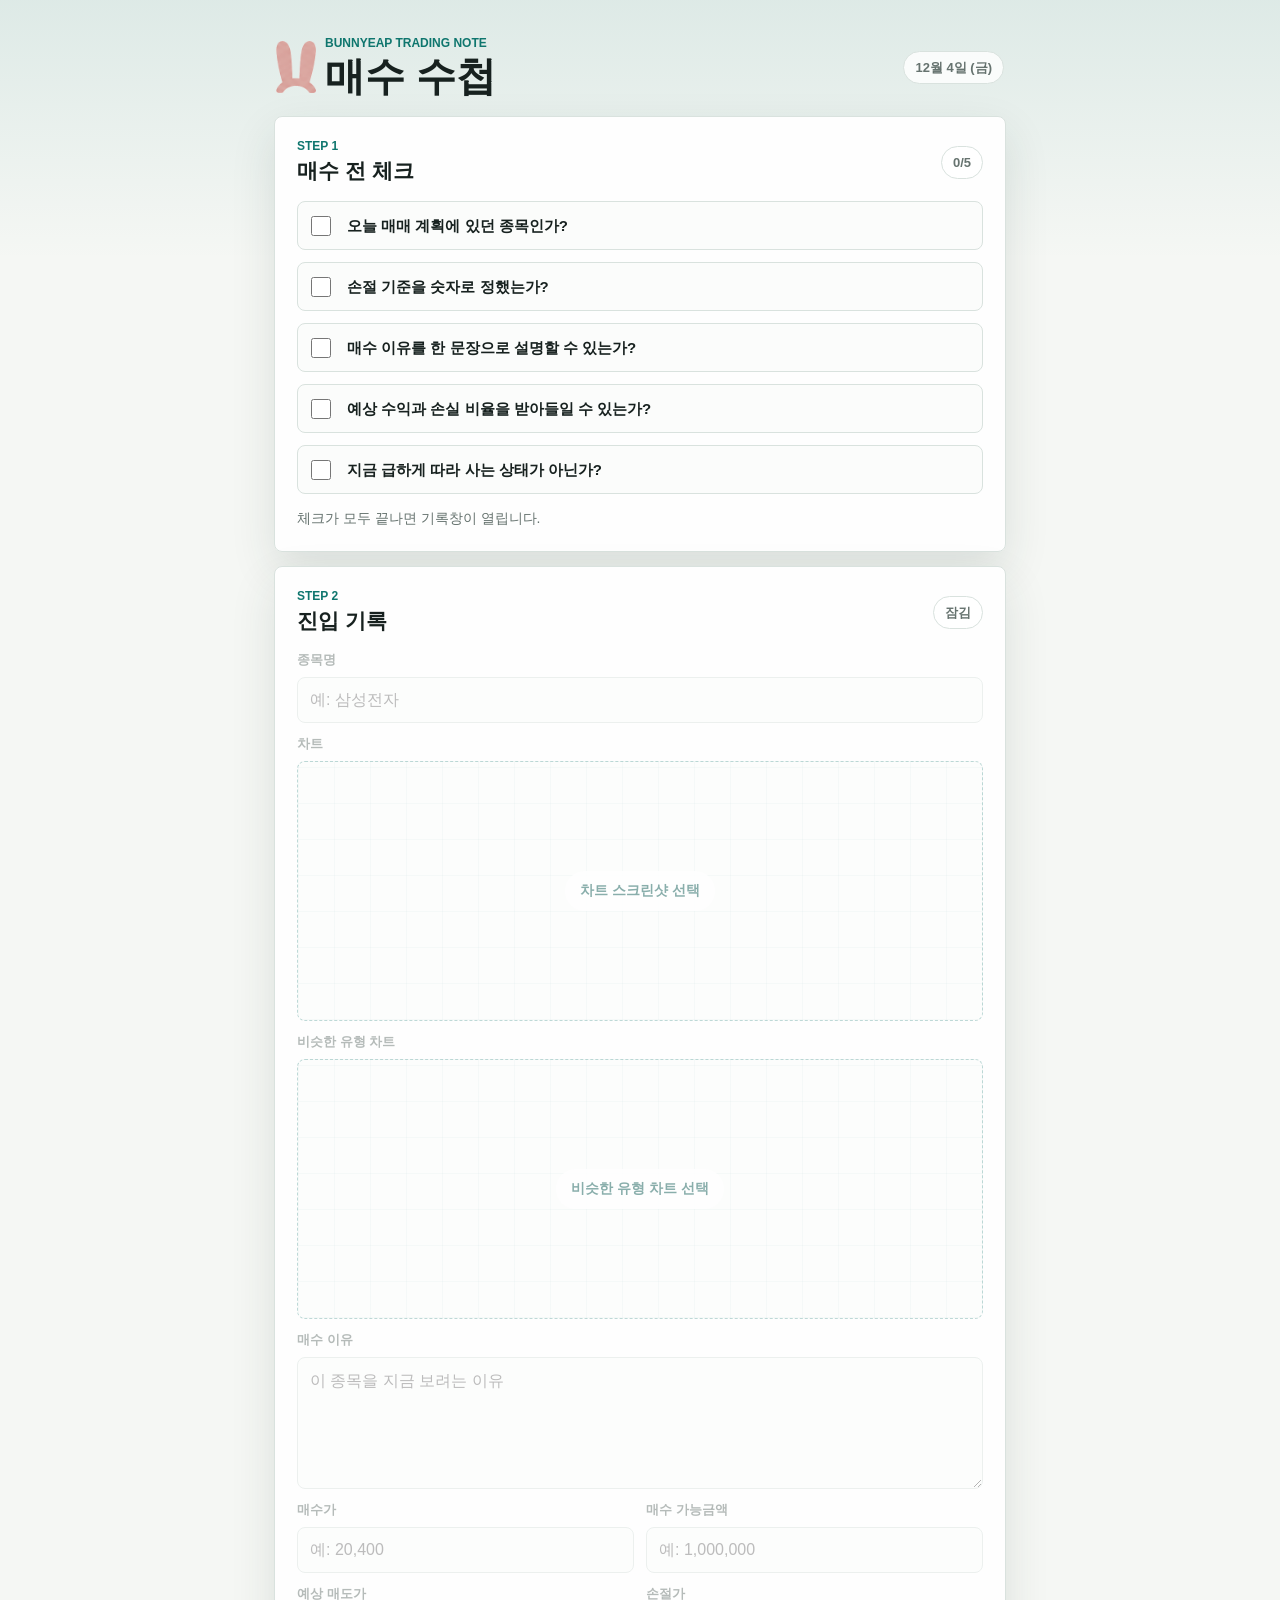
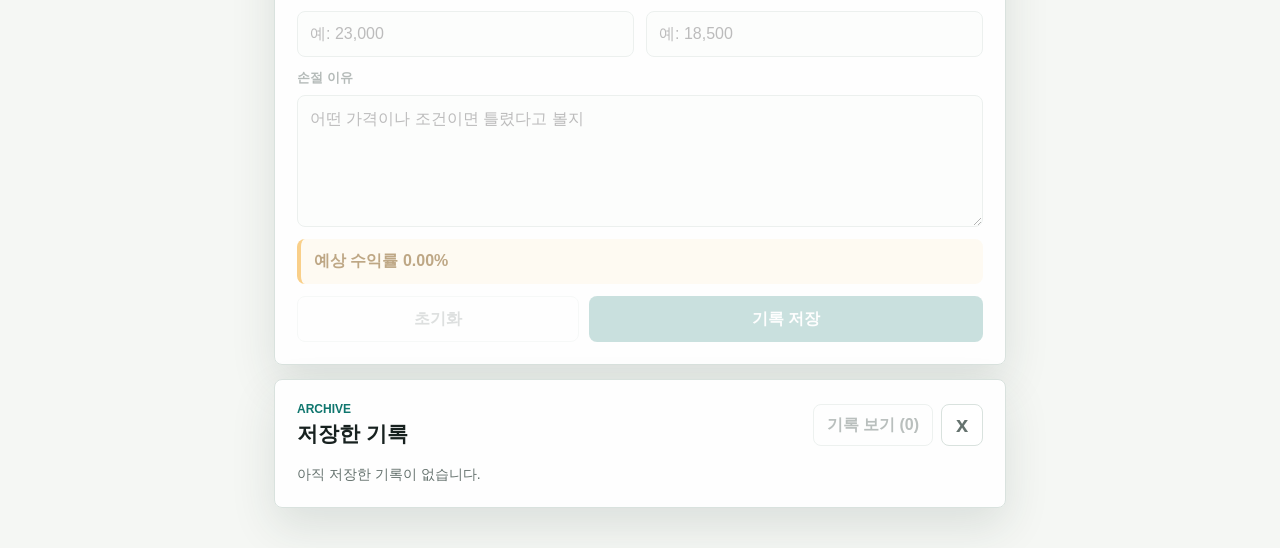
<file: index.html>
<!doctype html>
<html lang="ko">
  <head>
    <meta charset="utf-8" />
    <meta name="viewport" content="width=device-width, initial-scale=1" />
    <meta name="theme-color" content="#0f766e" />
    <meta name="apple-mobile-web-app-capable" content="yes" />
    <meta name="apple-mobile-web-app-title" content="매수 수첩" />
    <title>매수 수첩</title>
    <link rel="manifest" href="manifest.json" />
    <link rel="icon" href="assets/bunnyeap-symbol-192.png" type="image/png" />
    <link rel="apple-touch-icon" href="assets/bunnyeap-symbol-192.png" />
    <link rel="stylesheet" href="styles.css?v=21" />
  </head>
  <body>
    <div class="app-shell">
      <header class="topbar">
        <div class="brand-lockup">
          <img src="assets/bunnyeap-symbol-tight.png" alt="Bunnyeap" class="brand-logo" />
          <div>
            <p class="eyebrow">Bunnyeap Trading Note</p>
            <h1>매수 수첩</h1>
          </div>
        </div>
        <time id="todayLabel" class="date-pill"></time>
      </header>

      <main>
        <section class="section checklist-section" aria-labelledby="checklistTitle">
          <div class="section-heading">
            <div>
              <p class="eyebrow">Step 1</p>
              <h2 id="checklistTitle">매수 전 체크</h2>
            </div>
            <span id="checkProgress" class="progress-badge">0/5</span>
          </div>
          <div id="checklist" class="checklist" aria-describedby="gateMessage"></div>
          <p id="gateMessage" class="gate-message">체크가 모두 끝나면 기록창이 열립니다.</p>
        </section>

        <section class="section trade-section" aria-labelledby="tradeTitle">
          <div class="section-heading">
            <div>
              <p class="eyebrow">Step 2</p>
              <h2 id="tradeTitle">진입 기록</h2>
            </div>
            <span id="lockState" class="status-pill">잠김</span>
          </div>

          <form id="tradeForm" autocomplete="off">
            <fieldset id="tradeFields" disabled>
              <label class="field">
                <span>종목명</span>
                <input id="symbolInput" name="symbol" type="text" placeholder="예: 삼성전자" required />
              </label>

              <div class="field">
                <span>차트</span>
                <label class="chart-drop" for="chartInput">
                  <input id="chartInput" name="chart" type="file" accept="image/*" />
                  <span class="chart-empty">차트 스크린샷 선택</span>
                  <img id="chartPreview" alt="선택한 차트 미리보기" hidden />
                </label>
              </div>

              <div class="field">
                <span>비슷한 유형 차트</span>
                <label class="chart-drop" for="similarChartInput">
                  <input id="similarChartInput" name="similarChart" type="file" accept="image/*" />
                  <span class="chart-empty similar-chart-empty">비슷한 유형 차트 선택</span>
                  <img id="similarChartPreview" alt="선택한 비슷한 유형 차트 미리보기" hidden />
                </label>
              </div>

              <label class="field">
                <span>매수 이유</span>
                <textarea
                  id="reasonInput"
                  name="reason"
                  rows="5"
                  placeholder="이 종목을 지금 보려는 이유"
                  required
                ></textarea>
              </label>

              <div class="price-grid">
                <label class="field">
                  <span>매수가</span>
                  <input id="buyPriceInput" name="buyPrice" type="text" inputmode="decimal" placeholder="예: 20,400" required />
                </label>
                <label class="field">
                  <span>매수 가능금액</span>
                  <input id="buyAmountInput" name="buyAmount" type="text" inputmode="numeric" placeholder="예: 1,000,000" required />
                </label>
                <label class="field">
                  <span>예상 매도가</span>
                  <input id="targetPriceInput" name="targetPrice" type="text" inputmode="decimal" placeholder="예: 23,000" required />
                </label>
                <label class="field">
                  <span>손절가</span>
                  <input id="stopPriceInput" name="stopPrice" type="text" inputmode="decimal" placeholder="예: 18,500" required />
                </label>
              </div>

              <label class="field">
                <span>손절 이유</span>
                <textarea
                  id="stopReasonInput"
                  name="stopReason"
                  rows="4"
                  placeholder="어떤 가격이나 조건이면 틀렸다고 볼지"
                  required
                ></textarea>
              </label>

              <output id="returnPreview" class="return-preview">예상 수익률 0.00%</output>

              <div class="action-row">
                <button class="button secondary" type="button" id="resetButton">초기화</button>
                <button class="button primary" type="submit">기록 저장</button>
              </div>
            </fieldset>
          </form>
        </section>

        <section class="section notes-section" aria-labelledby="notesTitle">
          <div class="section-heading">
            <div>
              <p class="eyebrow">Archive</p>
              <h2 id="notesTitle">저장한 기록</h2>
            </div>
            <div class="section-actions">
              <button id="toggleRecordsButton" class="button secondary small" type="button">기록 보기</button>
              <button id="clearRecordsButton" class="icon-button" type="button" title="전체 삭제" aria-label="전체 삭제">
                <span aria-hidden="true">x</span>
              </button>
            </div>
          </div>

          <div id="recordsPanel" class="records-panel" hidden>
            <div id="recordsList" class="records-list"></div>
            <div id="recordDetail" class="record-detail" hidden></div>
          </div>
          <p id="emptyState" class="empty-state">아직 저장한 기록이 없습니다.</p>
        </section>
      </main>
    </div>

    <template id="recordListItemTemplate">
      <article class="record-list-card">
        <button class="record-list-button" type="button">
          <span class="record-list-main">
            <strong class="record-list-symbol"></strong>
            <span class="record-list-date"></span>
          </span>
          <span class="record-list-sub">
            <span>매수가 <b class="record-list-buy"></b></span>
            <span>목표 <b class="record-list-target"></b></span>
          </span>
        </button>
      </article>
    </template>

    <template id="recordDetailTemplate">
      <article class="record-card">
        <div class="record-detail-actions">
          <button class="button secondary small back-record" type="button">목록</button>
          <button class="delete-record" type="button" title="기록 삭제" aria-label="기록 삭제">x</button>
        </div>

        <div class="record-head">
          <div>
            <h3 class="record-symbol"></h3>
            <p class="record-date"></p>
          </div>
        </div>

        <div class="record-chart-frame">
          <img class="record-chart" alt="저장한 차트" />
        </div>

        <figure class="record-similar-chart" hidden>
          <figcaption>비슷한 유형 차트</figcaption>
          <div class="record-chart-frame">
            <img alt="저장한 비슷한 유형 차트" />
          </div>
        </figure>

        <p class="record-reason"></p>

        <div class="record-stop-note">
          <span>손절 이유</span>
          <p class="record-stop-reason"></p>
        </div>

        <dl class="record-prices">
          <div>
            <dt>매수가</dt>
            <dd class="record-buy"></dd>
          </div>
          <div>
            <dt>매수 가능금액</dt>
            <dd class="record-amount"></dd>
          </div>
          <div>
            <dt>예상 매도가</dt>
            <dd class="record-target"></dd>
          </div>
          <div>
            <dt>손절가</dt>
            <dd class="record-stop"></dd>
          </div>
          <div>
            <dt>예상 수익률</dt>
            <dd class="record-return"></dd>
          </div>
        </dl>
      </article>
    </template>

    <script src="app.js?v=19" defer></script>
  </body>
</html>
</file>
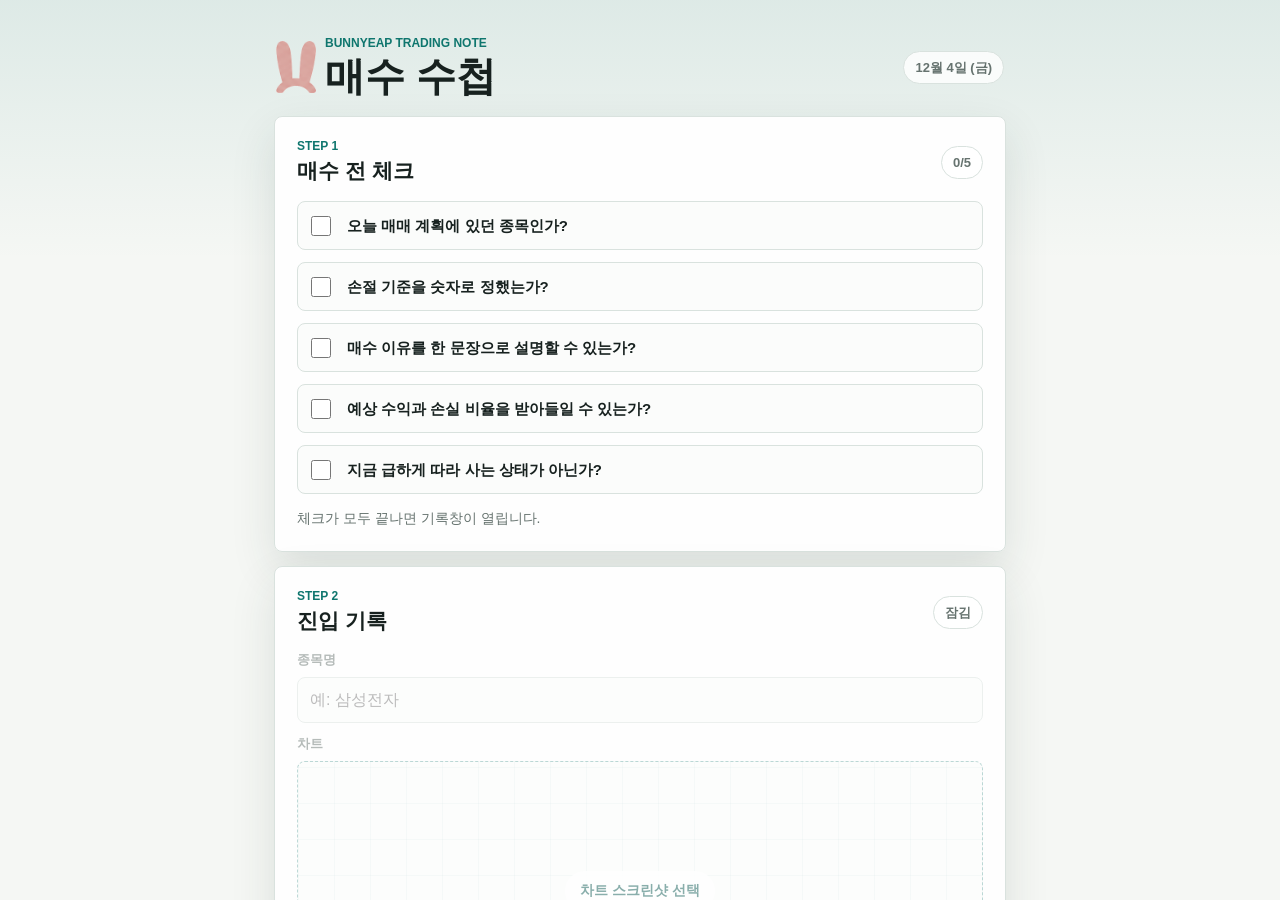
<file: reset.html>
<!doctype html>
<html lang="ko">
  <head>
    <meta charset="utf-8" />
    <meta name="viewport" content="width=device-width, initial-scale=1" />
    <title>매수 수첩 새로고침</title>
    <style>
      body {
        display: grid;
        min-height: 100vh;
        margin: 0;
        place-items: center;
        background: #f5f7f4;
        color: #17211f;
        font-family: -apple-system, BlinkMacSystemFont, "Segoe UI", sans-serif;
      }

      main {
        width: min(100% - 32px, 420px);
        text-align: center;
      }

      img {
        width: 58px;
        height: 58px;
        object-fit: contain;
      }

      h1 {
        margin: 14px 0 8px;
        font-size: 24px;
      }

      p {
        margin: 0;
        color: #66736f;
        line-height: 1.5;
      }
    </style>
  </head>
  <body>
    <main>
      <img src="assets/bunnyeap-symbol.png" alt="Bunnyeap" />
      <h1>새 화면을 불러오는 중</h1>
      <p>이전 캐시를 지우고 다시 열고 있습니다.</p>
    </main>
    <script>
      async function resetApp() {
        if ("serviceWorker" in navigator) {
          const registrations = await navigator.serviceWorker.getRegistrations();
          await Promise.all(registrations.map((registration) => registration.unregister()));
        }

        if ("caches" in window) {
          const names = await caches.keys();
          await Promise.all(names.map((name) => caches.delete(name)));
        }

        window.location.replace("./?v=21&reset=" + Date.now());
      }

      resetApp();
    </script>
  </body>
</html>
</file>
<file: styles.css>
:root {
  color-scheme: light;
  --bg: #f5f7f4;
  --surface: #ffffff;
  --surface-strong: #eef7f5;
  --text: #17211f;
  --muted: #66736f;
  --line: #d9e2de;
  --primary: #0f766e;
  --primary-dark: #0b5852;
  --accent: #f59e0b;
  --danger: #c2410c;
  --shadow: 0 18px 45px rgba(35, 55, 51, 0.12);
  --chart-shift-x: 9px;
  --chart-zoom-x: 1.12;
  font-family:
    Pretendard,
    -apple-system,
    BlinkMacSystemFont,
    "Segoe UI",
    sans-serif;
}

* {
  box-sizing: border-box;
}

[hidden] {
  display: none !important;
}

body {
  min-height: 100vh;
  margin: 0;
  background:
    linear-gradient(180deg, rgba(15, 118, 110, 0.1), rgba(245, 247, 244, 0) 260px),
    var(--bg);
  color: var(--text);
}

button,
input,
textarea {
  font: inherit;
}

button {
  cursor: pointer;
}

.app-shell {
  width: min(100%, 760px);
  margin: 0 auto;
  padding: 18px 14px 40px;
}

.topbar {
  display: flex;
  align-items: center;
  justify-content: space-between;
  gap: 14px;
  padding: 8px 2px 18px;
}

.brand-lockup {
  display: grid;
  grid-template-columns: 34px minmax(0, 1fr);
  align-items: center;
  gap: 9px;
  min-width: 0;
}

.brand-logo {
  width: 34px;
  height: 42px;
  object-fit: contain;
}

.topbar h1,
.section h2 {
  margin: 0;
  letter-spacing: 0;
}

.topbar h1 {
  font-size: 32px;
  line-height: 1.1;
}

.section h2 {
  font-size: 21px;
}

.eyebrow {
  margin: 0 0 4px;
  color: var(--primary);
  font-size: 12px;
  font-weight: 800;
  letter-spacing: 0;
  text-transform: uppercase;
}

.date-pill,
.progress-badge,
.status-pill {
  flex: 0 0 auto;
  border: 1px solid var(--line);
  border-radius: 999px;
  background: rgba(255, 255, 255, 0.82);
  color: var(--muted);
  font-size: 13px;
  font-weight: 800;
  line-height: 1;
  padding: 9px 11px;
  white-space: nowrap;
}

.status-pill.ready {
  border-color: rgba(15, 118, 110, 0.35);
  background: var(--surface-strong);
  color: var(--primary-dark);
}

main {
  display: grid;
  gap: 14px;
}

.section {
  border: 1px solid var(--line);
  border-radius: 8px;
  background: rgba(255, 255, 255, 0.94);
  box-shadow: var(--shadow);
  padding: 18px;
}

.section-heading {
  display: flex;
  align-items: center;
  justify-content: space-between;
  gap: 12px;
  margin-bottom: 16px;
}

.section-actions {
  display: flex;
  align-items: center;
  gap: 8px;
}

.checklist,
fieldset,
.records-panel,
.records-list {
  display: grid;
  gap: 12px;
}

.check-item {
  display: grid;
  grid-template-columns: 26px 1fr;
  align-items: start;
  gap: 10px;
  border: 1px solid var(--line);
  border-radius: 8px;
  background: #fbfcfb;
  padding: 13px;
}

.check-item input {
  width: 20px;
  height: 20px;
  margin: 1px 0 0;
  accent-color: var(--primary);
}

.check-item span {
  color: var(--text);
  font-size: 15px;
  font-weight: 700;
  line-height: 1.4;
}

.gate-message,
.empty-state {
  margin: 14px 0 0;
  color: var(--muted);
  font-size: 14px;
  line-height: 1.5;
}

fieldset {
  min-width: 0;
  margin: 0;
  border: 0;
  padding: 0;
}

fieldset:disabled {
  opacity: 0.48;
}

.field {
  display: grid;
  gap: 8px;
}

.field > span {
  color: var(--muted);
  font-size: 13px;
  font-weight: 800;
}

input,
textarea {
  width: 100%;
  border: 1px solid var(--line);
  border-radius: 8px;
  background: #fbfcfb;
  color: var(--text);
  outline: none;
  padding: 13px 12px;
}

textarea {
  min-height: 132px;
  resize: vertical;
}

input:focus,
textarea:focus {
  border-color: rgba(15, 118, 110, 0.65);
  box-shadow: 0 0 0 4px rgba(15, 118, 110, 0.12);
}

.chart-drop {
  position: relative;
  display: grid;
  height: 190px;
  min-height: 0;
  overflow: hidden;
  place-items: center;
  border: 1px dashed rgba(15, 118, 110, 0.55);
  border-radius: 8px;
  background:
    repeating-linear-gradient(0deg, rgba(15, 118, 110, 0.06), rgba(15, 118, 110, 0.06) 1px, transparent 1px, transparent 36px),
    repeating-linear-gradient(90deg, rgba(15, 118, 110, 0.06), rgba(15, 118, 110, 0.06) 1px, transparent 1px, transparent 36px),
    #fbfcfb;
}

.chart-drop input {
  position: absolute;
  inset: 0;
  opacity: 0;
}

.chart-empty {
  border-radius: 999px;
  background: rgba(255, 255, 255, 0.9);
  color: var(--primary-dark);
  font-size: 14px;
  font-weight: 800;
  padding: 11px 15px;
  pointer-events: none;
}

.chart-drop img,
.record-chart,
.record-similar-chart img {
  display: block;
  width: 100%;
  height: 100%;
  max-width: 100%;
  max-height: 100%;
  object-fit: fill;
  object-position: center center;
  transform: translateX(var(--chart-shift-x)) scaleX(var(--chart-zoom-x));
  transform-origin: center center;
  background: #fff;
}

.price-grid,
.record-prices {
  display: grid;
  grid-template-columns: 1fr 1fr;
  gap: 12px;
}

.return-preview {
  border-left: 4px solid var(--accent);
  border-radius: 8px;
  background: #fff7e6;
  color: #7a4a04;
  font-weight: 900;
  padding: 12px 13px;
}

.action-row {
  display: grid;
  grid-template-columns: 1fr 1.4fr;
  gap: 10px;
}

.button,
.icon-button,
.delete-record {
  min-height: 46px;
  border: 0;
  border-radius: 8px;
  font-weight: 900;
}

.button.small {
  min-height: 42px;
  padding: 0 13px;
  white-space: nowrap;
}

.button.primary {
  background: var(--primary);
  color: white;
}

.button.primary:active {
  background: var(--primary-dark);
}

.button.secondary,
.icon-button,
.delete-record {
  border: 1px solid var(--line);
  background: #fff;
  color: var(--muted);
}

.button:disabled {
  cursor: not-allowed;
  opacity: 0.45;
}

.icon-button,
.delete-record {
  display: inline-grid;
  width: 42px;
  min-height: 42px;
  place-items: center;
  font-size: 22px;
  line-height: 1;
}

.record-list-card,
.record-card {
  border: 1px solid var(--line);
  border-radius: 8px;
  background: #fbfcfb;
}

.record-list-button {
  display: grid;
  width: 100%;
  min-height: 76px;
  border: 0;
  border-radius: 8px;
  background: transparent;
  color: var(--text);
  padding: 13px;
  text-align: left;
}

.record-list-main,
.record-list-sub {
  display: flex;
  align-items: center;
  justify-content: space-between;
  gap: 10px;
}

.record-list-symbol {
  min-width: 0;
  overflow-wrap: anywhere;
  font-size: 17px;
  line-height: 1.25;
}

.record-list-date {
  flex: 0 0 auto;
}

.record-list-date,
.record-list-sub {
  color: var(--muted);
  font-size: 12px;
  font-weight: 800;
}

.record-list-sub {
  margin-top: 6px;
}

.record-card {
  padding: 13px;
}

.record-detail-actions,
.record-head {
  display: flex;
  align-items: start;
  justify-content: space-between;
  gap: 12px;
}

.record-detail-actions {
  align-items: center;
  margin-bottom: 12px;
}

.record-head {
  margin-bottom: 10px;
}

.record-symbol {
  margin: 0 0 4px;
  font-size: 18px;
  line-height: 1.2;
}

.record-date,
.record-reason,
.record-stop-reason {
  margin: 0;
  color: var(--muted);
  font-size: 13px;
  line-height: 1.45;
}

.record-reason,
.record-stop-reason {
  margin-top: 10px;
  color: var(--text);
  white-space: pre-wrap;
}

.record-stop-note {
  margin-top: 12px;
  border-left: 4px solid var(--danger);
  border-radius: 8px;
  background: #fff3ed;
  padding: 10px 12px;
}

.record-stop-note span {
  color: var(--danger);
  font-size: 12px;
  font-weight: 900;
}

.record-stop-note .record-stop-reason {
  margin-top: 4px;
}

.record-chart-frame {
  width: 100%;
  height: 230px;
  max-height: 230px;
  overflow: hidden;
  border-radius: 8px;
  background: #fff;
}

.record-similar-chart {
  margin: 12px 0 0;
}

.record-similar-chart figcaption {
  margin-bottom: 7px;
  color: var(--muted);
  font-size: 12px;
  font-weight: 900;
}

.record-similar-chart .record-chart-frame {
  height: 190px;
  max-height: 190px;
}

.record-prices {
  margin: 12px 0 0;
}

.record-prices div {
  border-radius: 8px;
  background: #eef2f1;
  padding: 10px;
}

.record-prices dt {
  color: var(--muted);
  font-size: 12px;
  font-weight: 800;
}

.record-prices dd {
  margin: 3px 0 0;
  font-size: 15px;
  font-weight: 900;
  overflow-wrap: anywhere;
}

@media (min-width: 680px) {
  .app-shell {
    padding-top: 28px;
  }

  .topbar h1 {
    font-size: 40px;
  }

  .brand-lockup {
    grid-template-columns: 40px minmax(0, 1fr);
  }

  .brand-logo {
    width: 40px;
    height: 52px;
  }

  .section {
    padding: 22px;
  }

  .chart-drop {
    height: 260px;
  }

  .record-chart-frame {
    height: 310px;
    max-height: 310px;
  }

  .record-similar-chart .record-chart-frame {
    height: 240px;
    max-height: 240px;
  }

  .record-prices {
    grid-template-columns: repeat(5, 1fr);
  }
}

@media (max-width: 430px) {
  :root {
    --chart-shift-x: 9px;
    --chart-zoom-x: 1.16;
  }

  .app-shell {
    max-width: 390px;
    padding: 14px 12px 34px;
  }

  .section {
    padding: 15px;
  }

  .section-heading {
    align-items: start;
  }

  .chart-drop {
    height: 180px;
  }

  .record-chart-frame {
    height: 220px;
    max-height: 220px;
  }

  .record-similar-chart .record-chart-frame {
    height: 180px;
    max-height: 180px;
  }
}
</file>
